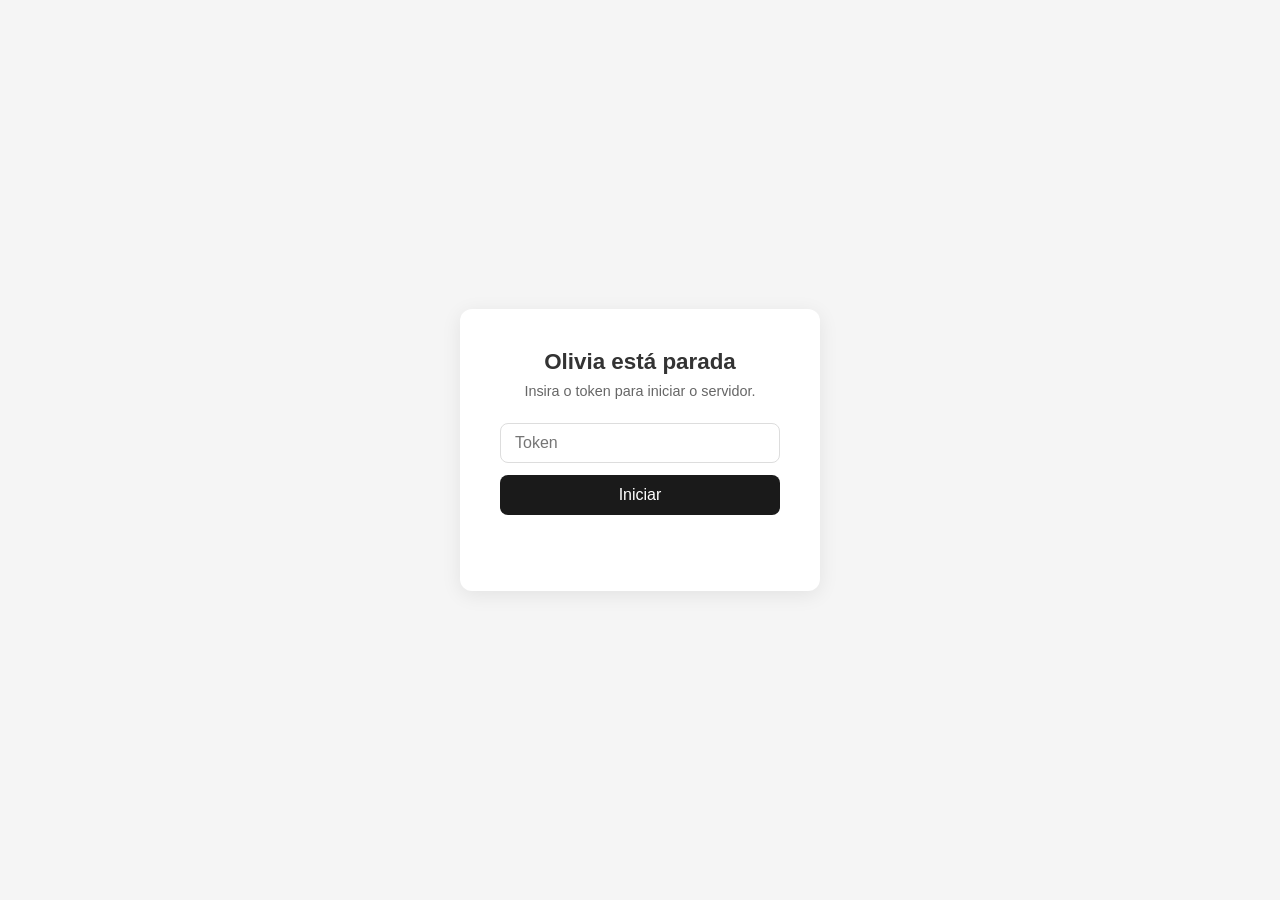
<file: infra/fallback/index.html>
<!DOCTYPE html>
<html lang="pt-BR">
<head>
  <meta charset="UTF-8">
  <meta name="viewport" content="width=device-width, initial-scale=1.0">
  <!-- Marcador de identidade desta página: o poll() o usa para saber quando a
       resposta deixou de ser a página de fallback e passou a ser o app real (#40). -->
  <meta name="olivia-fallback-page" content="starting">
  <title>Olivia — Iniciando</title>
  <style>
    * { box-sizing: border-box; margin: 0; padding: 0; }
    body {
      font-family: -apple-system, BlinkMacSystemFont, "Segoe UI", sans-serif;
      background: #f5f5f5;
      display: flex;
      align-items: center;
      justify-content: center;
      min-height: 100vh;
      color: #333;
    }
    .card {
      background: white;
      border-radius: 12px;
      padding: 40px;
      width: 100%;
      max-width: 360px;
      box-shadow: 0 4px 20px rgba(0,0,0,0.08);
      text-align: center;
    }
    h1 { font-size: 1.4rem; font-weight: 600; margin-bottom: 8px; }
    p { color: #666; font-size: 0.9rem; margin-bottom: 24px; }
    input {
      width: 100%;
      padding: 10px 14px;
      border: 1px solid #ddd;
      border-radius: 8px;
      font-size: 1rem;
      margin-bottom: 12px;
      outline: none;
      transition: border-color 0.2s;
    }
    input:focus { border-color: #555; }
    button {
      width: 100%;
      padding: 11px;
      background: #1a1a1a;
      color: white;
      border: none;
      border-radius: 8px;
      font-size: 1rem;
      cursor: pointer;
      transition: background 0.2s;
    }
    button:hover { background: #333; }
    button:disabled { background: #999; cursor: not-allowed; }
    .msg { margin-top: 16px; font-size: 0.85rem; min-height: 20px; }
    .msg.error { color: #c0392b; }
    .msg.info { color: #555; }
    .spinner {
      display: inline-block;
      width: 14px; height: 14px;
      border: 2px solid #ccc;
      border-top-color: #555;
      border-radius: 50%;
      animation: spin 0.8s linear infinite;
      margin-right: 6px;
      vertical-align: middle;
    }
    @keyframes spin { to { transform: rotate(360deg); } }
  </style>
</head>
<body>
  <div class="card">
    <h1>Olivia está parada</h1>
    <p>Insira o token para iniciar o servidor.</p>
    <input type="password" id="token" placeholder="Token" autocomplete="off">
    <button id="btn" onclick="iniciar()">Iniciar</button>
    <div class="msg" id="msg"></div>
  </div>

  <script>
    const LAMBDA_URL = 'https://kebjn6uy6l.execute-api.us-east-1.amazonaws.com/';
    // Marca presente no <meta> desta página (e ausente no app real). O poll()
    // redireciona quando a resposta NÃO contém mais esta marca. Ver #40.
    const FALLBACK_MARKER = 'olivia-fallback-page';

    async function iniciar() {
      const token = document.getElementById('token').value.trim();
      const btn = document.getElementById('btn');
      const msg = document.getElementById('msg');

      if (!token) { setMsg('Insira o token.', 'error'); return; }

      btn.disabled = true;
      setMsg('Enviando...', 'info');

      try {
        const res = await fetch(LAMBDA_URL, {
          method: 'POST',
          headers: { 'Content-Type': 'application/json' },
          body: JSON.stringify({ action: 'start', token })
        });

        if (res.status === 401) {
          setMsg('Token inválido.', 'error');
          btn.disabled = false;
          return;
        }

        if (!res.ok) {
          setMsg('Erro ao iniciar. Tente novamente.', 'error');
          btn.disabled = false;
          return;
        }

        setMsg('<span class="spinner"></span>Iniciando… aguarde.', 'info');
        poll();
      } catch (e) {
        setMsg('Erro de conexão.', 'error');
        btn.disabled = false;
      }
    }

    async function poll() {
      const base = `https://${window.location.hostname}`;
      while (true) {
        await sleep(5000);
        try {
          // Enquanto a EC2 sobe, o CloudFront devolve ESTA página de fallback
          // (custom error 502/504). Detectamos "app pronto" pela AUSÊNCIA do
          // marcador no corpo — não pelo status code: o CloudFront rotula a
          // página de fallback como 200 (ou 503, após #40), então o status
          // sozinho não distingue "subindo" de "pronto". Ver #40 e ADR-0002.
          const r = await fetch(base, { method: 'GET', cache: 'no-cache' });
          const html = await r.text();
          if (!html.includes(FALLBACK_MARKER)) {
            window.location.href = base;
            return;
          }
        } catch (_) {}
      }
    }

    function sleep(ms) { return new Promise(r => setTimeout(r, ms)); }
    function setMsg(html, cls) {
      const el = document.getElementById('msg');
      el.innerHTML = html;
      el.className = `msg ${cls}`;
    }

    document.getElementById('token').addEventListener('keydown', e => {
      if (e.key === 'Enter') iniciar();
    });
  </script>
</body>
</html>
</file>
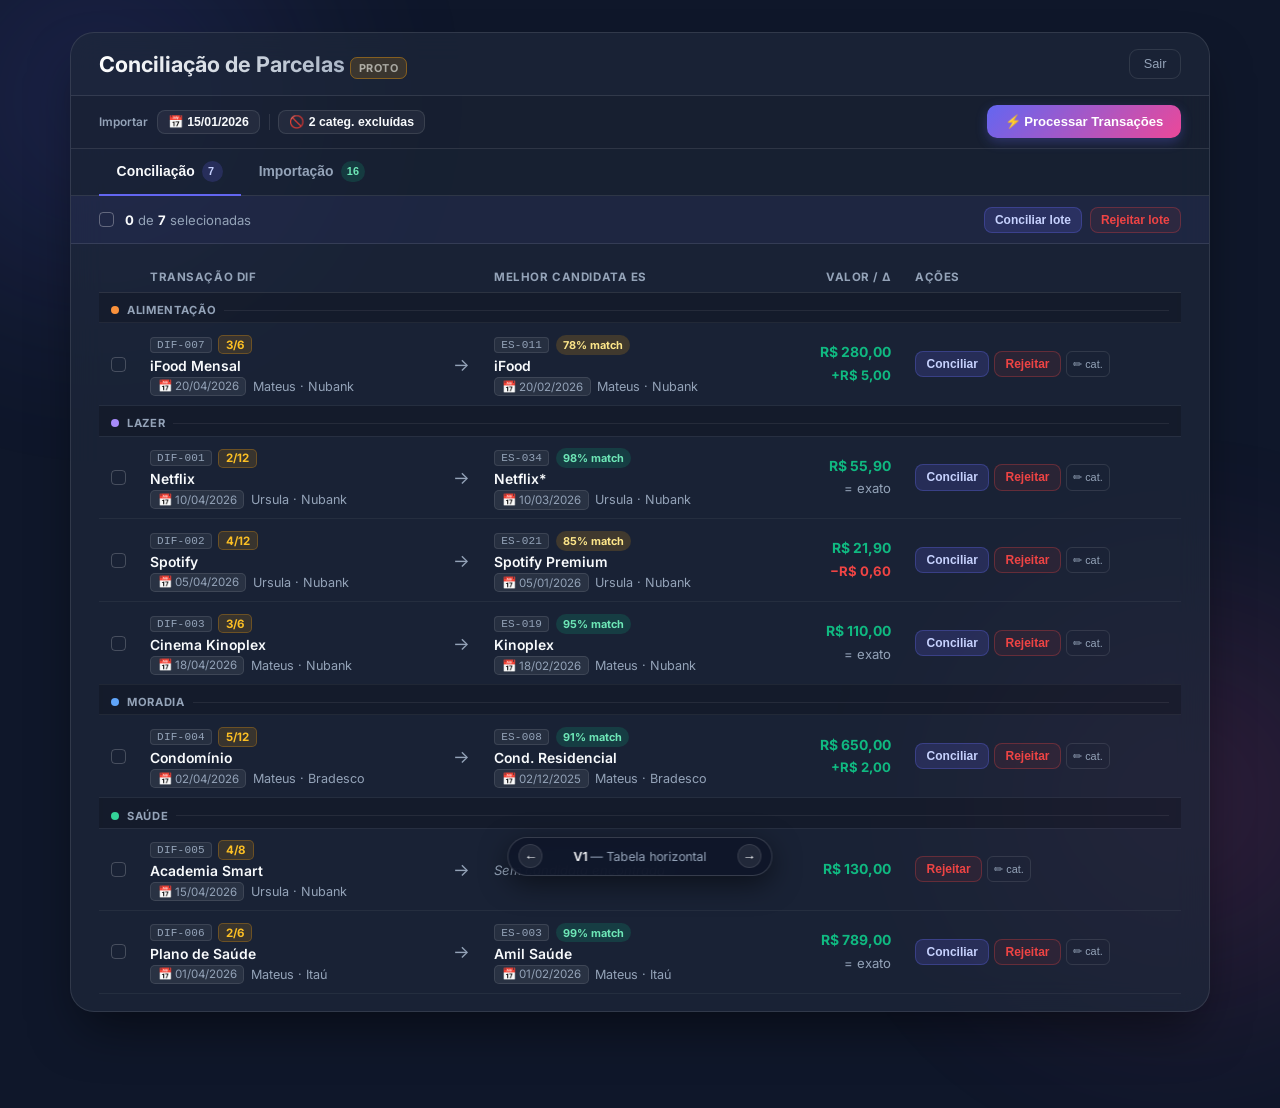
<file: frontend/prototype-tabs.html>
<!DOCTYPE html>
<!-- PROTOTYPE: abas full-screen — conciliação (DIF↔candidata) + importação -->
<!-- 3 variantes via ?variant= — THROWAWAY, não subir para produção -->
<html lang="pt-BR">
<head>
  <meta charset="UTF-8">
  <meta name="viewport" content="width=device-width, initial-scale=1.0">
  <title>[PROTO] Abas full-screen</title>
  <link href="https://fonts.googleapis.com/css2?family=Inter:wght@400;500;600;700&display=swap" rel="stylesheet">
  <style>
    :root {
      --primary: #6366f1;
      --secondary: #ec4899;
      --bg-dark: #0f172a;
      --text-main: #f8fafc;
      --text-muted: #94a3b8;
      --glass-bg: rgba(30,41,59,.7);
      --glass-border: rgba(255,255,255,.1);
      --success: #10b981;
      --danger: #ef4444;
      --warning: #f59e0b;
    }
    *, *::before, *::after { box-sizing: border-box; }
    body {
      font-family: 'Inter', sans-serif;
      background: var(--bg-dark); color: var(--text-main);
      margin: 0; min-height: 100vh;
      display: flex; justify-content: center; align-items: flex-start;
      padding: 0 1rem 6rem;
    }
    .blob {
      position: fixed; width: 600px; height: 600px; z-index: -1;
      filter: blur(80px); opacity: .18;
      background: radial-gradient(circle, var(--primary) 0%, transparent 70%);
      top: -200px; left: -200px;
    }
    .blob2 {
      top: auto; bottom: -200px; left: auto; right: -200px;
      background: radial-gradient(circle, var(--secondary) 0%, transparent 70%);
    }
    .app {
      width: 100%; max-width: 1140px; margin-top: 2rem;
      background: var(--glass-bg); backdrop-filter: blur(16px);
      border: 1px solid var(--glass-border); border-radius: 24px;
      overflow: visible; box-shadow: 0 25px 50px -12px rgba(0,0,0,.5);
    }

    /* ── Header ── */
    .app-header {
      padding: 1rem 1.75rem; border-bottom: 1px solid var(--glass-border);
      display: flex; justify-content: space-between; align-items: center;
    }
    .app-header h1 {
      margin: 0; font-size: 1.35rem;
      background: linear-gradient(to right,#fff,#94a3b8);
      -webkit-background-clip: text; background-clip: text; -webkit-text-fill-color: transparent;
    }
    .proto-badge {
      background: rgba(245,158,11,.15); border: 1px solid rgba(245,158,11,.4);
      color: #fbbf24; border-radius: 7px; padding: .18rem .5rem;
      font-size: .68rem; font-weight: 700; letter-spacing: .04em;
    }
    .btn-logout {
      background: transparent; color: var(--text-muted);
      border: 1px solid var(--glass-border); border-radius: 9px;
      padding: .4rem .85rem; font-size: .8rem; cursor: pointer; transition: all .14s;
    }
    .btn-logout:hover { color: var(--text-main); border-color: rgba(255,255,255,.3); }

    /* ── Import bar (V3 style) ── */
    .import-bar {
      display: flex; align-items: center; gap: .55rem; flex-wrap: wrap;
      padding: .6rem 1.75rem; border-bottom: 1px solid var(--glass-border);
      background: rgba(0,0,0,.1); position: relative;
    }
    .import-bar-label { font-size: .74rem; color: var(--text-muted); font-weight: 600; }
    .setting-chip {
      display: inline-flex; align-items: center; gap: .28rem;
      background: rgba(255,255,255,.05); border: 1px solid var(--glass-border);
      border-radius: 8px; padding: .24rem .62rem;
      font-size: .77rem; font-weight: 600; cursor: pointer; color: var(--text-main); transition: all .13s;
    }
    .setting-chip:hover { border-color: var(--primary); color: #c7d2fe; }
    .bar-sep { width: 1px; height: 16px; background: var(--glass-border); }
    .bar-spacer { flex: 1; }
    .btn-process {
      display: flex; align-items: center; gap: .42rem;
      background: linear-gradient(135deg,var(--primary),var(--secondary));
      color: #fff; border: none; border-radius: 10px;
      padding: .55rem 1.1rem; font-weight: 700; font-size: .82rem;
      cursor: pointer; transition: all .17s; box-shadow: 0 4px 12px rgba(99,102,241,.3);
    }
    .btn-process:hover { transform: translateY(-1px); box-shadow: 0 6px 18px rgba(99,102,241,.4); }
    .btn-process:disabled { opacity: .5; cursor: not-allowed; transform: none; }
    .import-popover {
      position: absolute; top: calc(100% + 4px); left: 1.75rem;
      width: 330px; background: #1a2537; border: 1px solid var(--glass-border);
      border-radius: 13px; padding: 1rem 1rem .85rem;
      box-shadow: 0 8px 28px rgba(0,0,0,.45); z-index: 300; display: none;
    }
    .import-popover.open { display: block; }
    .pop-title { font-size: .73rem; font-weight: 700; text-transform: uppercase;
      letter-spacing: .06em; color: var(--text-muted); margin-bottom: .8rem; }
    .pop-field { margin-bottom: .8rem; }
    .pop-field label { display: block; font-size: .77rem; color: var(--text-muted); margin-bottom: .32rem; }
    .pop-date {
      background: rgba(0,0,0,.3); border: 1px solid var(--glass-border);
      border-radius: 8px; color: var(--text-main); font-size: .84rem;
      padding: .4rem .65rem; outline: none; width: 170px;
    }
    .pop-date:focus { border-color: var(--primary); }
    .pop-checks { display: flex; flex-direction: column; gap: .42rem; }
    .pop-check { display: flex; align-items: center; gap: .48rem; font-size: .82rem; cursor: pointer; }
    .pop-check input { accent-color: var(--primary); }
    .pop-actions {
      display: flex; justify-content: flex-end; gap: .45rem;
      margin-top: .8rem; padding-top: .7rem; border-top: 1px solid var(--glass-border);
    }

    /* ── Processing bar ── */
    .proc-bar {
      display: none; align-items: center; gap: .65rem;
      padding: .5rem 1.75rem; background: rgba(99,102,241,.07);
      border-bottom: 1px solid rgba(99,102,241,.18);
    }
    .proc-bar.on { display: flex; }
    .spinner {
      width: 14px; height: 14px; border-radius: 50%;
      border: 2px solid rgba(99,102,241,.2); border-top-color: var(--primary);
      animation: spin .7s linear infinite; flex-shrink: 0;
    }
    @keyframes spin { to { transform: rotate(360deg); } }
    .proc-label { font-size: .79rem; color: #a5b4fc; font-weight: 600; }
    .proc-step  { font-size: .76rem; color: var(--text-muted); }
    .proc-cancel { margin-left: auto; font-size: .73rem; cursor: pointer; color: var(--text-muted); }
    .proc-cancel:hover { color: var(--danger); }

    /* ── Tabs ── */
    .tabs-nav {
      display: flex; gap: 0; border-bottom: 1px solid var(--glass-border);
      background: rgba(0,0,0,.08); padding: 0 1.75rem;
    }
    .tab-btn {
      display: flex; align-items: center; gap: .45rem;
      padding: .75rem 1.1rem; border: none; background: none;
      color: var(--text-muted); font-size: .87rem; font-weight: 600;
      cursor: pointer; border-bottom: 2px solid transparent;
      margin-bottom: -1px; transition: all .15s; white-space: nowrap;
    }
    .tab-btn:hover { color: var(--text-main); }
    .tab-btn.active { color: var(--text-main); border-bottom-color: var(--primary); }
    .tab-count {
      display: inline-flex; align-items: center; min-width: 1.35rem; height: 1.35rem;
      padding: 0 .38rem; border-radius: 999px; font-size: .68rem; font-weight: 700;
    }
    .cnt-conc { background: rgba(99,102,241,.2);  color: #c7d2fe; }
    .cnt-imp  { background: rgba(16,185,129,.18); color: #6ee7b7; }

    .tab-panel { display: none; }
    .tab-panel.active { display: block; }

    /* ── Shared util ── */
    .muted  { color: var(--text-muted); font-size: .79rem; }
    .val    { font-weight: 700; color: var(--success); }
    .val-sm { font-weight: 700; color: var(--success); font-size: .87rem; }
    .btn {
      padding: .32rem .65rem; border: none; border-radius: 8px;
      font-size: .75rem; font-weight: 600; cursor: pointer; transition: all .12s;
    }
    .btn-accept { background: var(--success); color: #fff; }
    .btn-accept:hover { background: #059669; }
    .btn-concil {
      background: rgba(99,102,241,.18); color: #c7d2fe;
      border: 1px solid rgba(99,102,241,.3) !important;
    }
    .btn-concil:hover { background: rgba(99,102,241,.3); }
    .btn-reject {
      background: rgba(239,68,68,.08); color: var(--danger);
      border: 1px solid rgba(239,68,68,.3) !important;
    }
    .btn-reject:hover { background: rgba(239,68,68,.18); }
    .btn-ghost {
      background: transparent; color: var(--text-muted);
      border: 1px solid var(--glass-border) !important;
    }
    .btn-ghost:hover { color: var(--text-main); }
    .btn-copy-sel { background: #f59e0b; color: #0f172a; border: none !important; font-weight: 700; }
    .btn-copy-sel:hover { background: #d97706; }

    /* checkbox */
    .chk {
      width: 15px; height: 15px; border-radius: 4px; border: 1.5px solid rgba(255,255,255,.2);
      flex-shrink: 0; cursor: pointer; display: flex; align-items: center; justify-content: center;
      font-size: .6rem; color: #0f172a; transition: all .1s;
    }
    .chk.on { background: var(--primary); border-color: var(--primary); }
    .chk.on::after { content: '✓'; }
    .chk.warn.on { background: var(--warning); border-color: var(--warning); }

    /* date badge */
    .date-badge {
      display: inline-flex; align-items: center;
      background: rgba(255,255,255,.07); border: 1px solid var(--glass-border);
      border-radius: 5px; padding: .1rem .42rem; font-size: .72rem; color: var(--text-muted);
    }

    /* parc badge */
    .parc-badge {
      display: inline-flex; align-items: center; padding: .1rem .42rem;
      border-radius: 5px; font-size: .72rem; font-weight: 700;
    }
    .parc-partial { background: rgba(245,158,11,.14); color: #fbbf24; border: 1px solid rgba(245,158,11,.28); }
    .parc-full    { background: rgba(16,185,129,.12); color: #6ee7b7; border: 1px solid rgba(16,185,129,.24); }
    .parc-nonr    { background: rgba(148,163,184,.1);  color: var(--text-muted); border: 1px solid var(--glass-border); }

    /* ── Batch action bar (conciliation) ── */
    .batch-bar {
      display: flex; align-items: center; gap: .7rem;
      padding: .65rem 1.75rem; border-bottom: 1px solid var(--glass-border);
      background: rgba(99,102,241,.06);
    }
    .batch-bar .chk { border-color: rgba(255,255,255,.3); }
    .batch-label { font-size: .82rem; color: var(--text-muted); }
    .batch-label strong { color: var(--text-main); }
    .batch-actions { display: flex; gap: .45rem; margin-left: auto; }

    /* ── TAB CONTENT wrapper ── */
    .tab-body { padding: 1.1rem 1.75rem; }

    /* ━━━━━━━━━━━━━━━━━━━━━━━━━━━━━━━━━━━━━━━━
       VARIANT V1 — Tabela horizontal
    ━━━━━━━━━━━━━━━━━━━━━━━━━━━━━━━━━━━━━━━━ */
    .tbl { width: 100%; border-collapse: collapse; }
    .tbl-head th {
      padding: .5rem .75rem; text-align: left;
      font-size: .72rem; font-weight: 700; text-transform: uppercase;
      letter-spacing: .05em; color: var(--text-muted);
      border-bottom: 1px solid var(--glass-border);
      white-space: nowrap;
    }
    .tbl-head th:first-child { width: 32px; }
    .tbl tr { transition: background .1s; }
    .tbl tbody tr:hover { background: rgba(255,255,255,.03); }
    .tbl tbody tr.row-selected { background: rgba(99,102,241,.07); }
    .tbl td {
      padding: .55rem .75rem; border-bottom: 1px solid rgba(255,255,255,.05);
      vertical-align: middle;
    }
    .tbl .tx-name { font-weight: 600; font-size: .87rem; }
    .tbl .tx-meta { display: flex; gap: .4rem; align-items: center; flex-wrap: wrap; margin-top: .18rem; }
    .arrow-col { text-align: center; color: var(--text-muted); font-size: 1.1rem; width: 28px; }
    .delta-pos { color: var(--success); font-weight: 700; font-size: .82rem; }
    .delta-neg { color: var(--danger);  font-weight: 700; font-size: .82rem; }
    .delta-zero{ color: var(--text-muted); font-size: .82rem; }
    .tbl-actions { display: flex; gap: .3rem; white-space: nowrap; }
    .no-cand { color: var(--text-muted); font-size: .82rem; font-style: italic; }

    /* ━━━━━━━━━━━━━━━━━━━━━━━━━━━━━━━━━━━━━━━━
       VARIANT V2 — Cards emparelhados
    ━━━━━━━━━━━━━━━━━━━━━━━━━━━━━━━━━━━━━━━━ */
    .pair-list { display: flex; flex-direction: column; gap: .65rem; }
    .pair-row { display: flex; align-items: stretch; gap: 0; }
    .pair-chk-col { display: flex; align-items: center; padding-right: .7rem; flex-shrink: 0; }
    .pair-cards { flex: 1; display: grid; grid-template-columns: 1fr auto 1fr; gap: 0; align-items: stretch; }
    .pair-card-dif {
      background: rgba(255,255,255,.03); border: 1px solid rgba(245,158,11,.3);
      border-radius: 11px 0 0 11px; padding: .75rem 1rem;
    }
    .pair-card-dif:hover { background: rgba(245,158,11,.04); }
    .pair-connector {
      display: flex; flex-direction: column; align-items: center; justify-content: center;
      background: rgba(255,255,255,.02); border-top: 1px solid var(--glass-border);
      border-bottom: 1px solid var(--glass-border);
      padding: 0 .6rem; gap: .2rem;
    }
    .match-arrow { color: var(--text-muted); font-size: .9rem; }
    .match-pct {
      font-size: .68rem; font-weight: 700; padding: .18rem .45rem;
      border-radius: 999px; white-space: nowrap;
    }
    .match-high { background: rgba(16,185,129,.18); color: #6ee7b7; }
    .match-mid  { background: rgba(245,158,11,.18); color: #fde68a; }
    .match-low  { background: rgba(239,68,68,.15);  color: #fca5a5; }
    .pair-card-es {
      background: rgba(255,255,255,.03); border: 1px solid rgba(16,185,129,.25);
      border-radius: 0 11px 11px 0; padding: .75rem 1rem;
    }
    .pair-card-es.no-cand-card {
      border-color: var(--glass-border); display: flex; align-items: center; justify-content: center;
    }
    .pair-card-label { font-size: .68rem; font-weight: 700; text-transform: uppercase;
      letter-spacing: .05em; margin-bottom: .35rem; }
    .label-dif { color: #fbbf24; }
    .label-es  { color: #6ee7b7; }
    .pair-name { font-weight: 600; font-size: .9rem; margin-bottom: .3rem; }
    .pair-meta { display: flex; gap: .4rem; flex-wrap: wrap; align-items: center; margin-bottom: .45rem; }
    .pair-bottom { display: flex; justify-content: space-between; align-items: center; }
    .pair-actions { display: flex; gap: .35rem; }

    /* ━━━━━━━━━━━━━━━━━━━━━━━━━━━━━━━━━━━━━━━━
       VARIANT V3 — Lista com candidata inline
    ━━━━━━━━━━━━━━━━━━━━━━━━━━━━━━━━━━━━━━━━ */
    .inline-list { display: flex; flex-direction: column; gap: .5rem; }
    .inline-item {
      border: 1px solid var(--glass-border); border-radius: 12px;
      overflow: hidden; transition: border-color .12s;
    }
    .inline-item.row-selected { border-color: rgba(99,102,241,.5); }
    .inline-dif {
      display: flex; align-items: center; gap: .6rem;
      padding: .7rem 1rem; background: rgba(255,255,255,.02);
    }
    .inline-info { flex: 1; min-width: 0; }
    .inline-name { font-weight: 600; font-size: .9rem; margin-bottom: .22rem; }
    .inline-meta { display: flex; gap: .42rem; align-items: center; flex-wrap: wrap; }
    .inline-right { display: flex; flex-direction: column; align-items: flex-end; gap: .25rem; flex-shrink: 0; }
    .inline-val { font-weight: 700; color: var(--success); font-size: .9rem; }
    .inline-btns { display: flex; gap: .28rem; }
    .inline-cand {
      display: flex; align-items: center; gap: .6rem;
      padding: .55rem 1rem .6rem 2.5rem;
      background: rgba(16,185,129,.04);
      border-top: 1px solid rgba(16,185,129,.15);
    }
    .cand-tag {
      font-size: .68rem; font-weight: 700; text-transform: uppercase;
      letter-spacing: .05em; color: #6ee7b7; flex-shrink: 0; white-space: nowrap;
    }
    .cand-info { flex: 1; min-width: 0; }
    .cand-name { font-size: .84rem; font-weight: 600; margin-bottom: .18rem; }
    .cand-meta { display: flex; gap: .4rem; flex-wrap: wrap; align-items: center; }
    .cand-right { display: flex; flex-direction: column; align-items: flex-end; gap: .22rem; flex-shrink: 0; }
    .cand-val { font-weight: 700; color: var(--success); font-size: .85rem; }
    .inline-no-cand {
      padding: .45rem 1rem .5rem 2.5rem;
      border-top: 1px solid rgba(255,255,255,.05);
      font-size: .8rem; color: var(--text-muted); font-style: italic;
      background: rgba(0,0,0,.1);
    }

    /* ━━━━━━━━━━━━━━━━━━━━━━━━━━━━━━━━━━━━━━━━
       Tab Importação (shared across variants)
    ━━━━━━━━━━━━━━━━━━━━━━━━━━━━━━━━━━━━━━━━ */
    .imp-sub-hdr {
      display: flex; align-items: center; gap: .45rem;
      padding: .55rem 0 .3rem; font-size: .68rem; font-weight: 700;
      text-transform: uppercase; letter-spacing: .06em; color: var(--text-muted);
      border-bottom: 1px solid var(--glass-border); margin-bottom: .5rem;
    }
    .imp-sub-hdr-line { flex: 1; height: 1px; background: rgba(255,255,255,.06); }
    .pill {
      display: inline-flex; align-items: center; padding: 0 .38rem; height: 1.3rem;
      border-radius: 999px; font-size: .67rem; font-weight: 700;
    }
    .pill-copy  { background: rgba(16,185,129,.18); color: #6ee7b7; }
    .pill-nonr  { background: rgba(245,158,11,.18); color: #fde68a; }
    .pill-gray  { background: rgba(148,163,184,.12); color: var(--text-muted); }
    .imp-list { display: flex; flex-direction: column; gap: .35rem; margin-bottom: 1.25rem; }
    .imp-card {
      background: rgba(255,255,255,.03); border: 1px solid var(--glass-border);
      border-radius: 11px; overflow: hidden; transition: border-color .1s;
    }
    .imp-card.selected { border-color: rgba(245,158,11,.5); background: rgba(245,158,11,.04); }
    .imp-main { display: flex; align-items: center; gap: .5rem; padding: .62rem .9rem; }
    .imp-info { flex: 1; min-width: 0; }
    .imp-name { font-weight: 600; font-size: .88rem; margin-bottom: .18rem;
      white-space: nowrap; overflow: hidden; text-overflow: ellipsis; }
    .imp-meta { display: flex; gap: .4rem; align-items: center; flex-wrap: wrap; }
    .imp-right { display: flex; flex-direction: column; align-items: flex-end; gap: .22rem; flex-shrink: 0; }
    .imp-val { font-weight: 700; color: var(--success); font-size: .87rem; }
    .imp-btns { display: flex; gap: .27rem; }
    .imp-expand { max-height: 0; overflow: hidden; transition: max-height .18s ease; }
    .imp-expand.open { max-height: 60px; border-top: 1px solid var(--glass-border); }
    .imp-expand-inner {
      padding: .45rem .9rem; display: flex; align-items: center; gap: .42rem;
      background: rgba(99,102,241,.04);
    }
    .cat-inp {
      flex: 1; background: rgba(0,0,0,.25); border: 1px solid var(--glass-border);
      border-radius: 7px; color: var(--text-main); font-size: .8rem;
      padding: .27rem .5rem; outline: none; min-width: 0;
    }
    .cat-inp:focus { border-color: var(--primary); }
    .save-cat-btn {
      background: rgba(99,102,241,.15); color: #a5b4fc;
      border: 1px solid rgba(99,102,241,.28) !important; white-space: nowrap;
    }
    .save-cat-btn:hover { background: rgba(99,102,241,.28); }
    .edit-btn {
      background: none; border: 1px solid var(--glass-border); border-radius: 6px;
      color: var(--text-muted); font-size: .68rem; padding: .12rem .4rem;
      cursor: pointer; transition: all .1s;
    }
    .edit-btn:hover, .edit-btn.open { color: var(--primary); border-color: var(--primary); }

    /* transaction ID badge */
    .tx-id {
      font-family: monospace; font-size: .69rem; color: var(--text-muted);
      background: rgba(255,255,255,.06); border: 1px solid rgba(255,255,255,.1);
      border-radius: 4px; padding: .07rem .38rem; letter-spacing: .02em; flex-shrink: 0;
    }
    /* table category group header */
    .tbl-cat-hdr td {
      padding: .65rem .75rem .32rem; background: rgba(0,0,0,.2);
      border-bottom: 1px solid rgba(255,255,255,.06);
    }
    .cat-hdr-content {
      display: flex; align-items: center; gap: .5rem;
      font-size: .7rem; font-weight: 700; text-transform: uppercase;
      letter-spacing: .06em; color: var(--text-muted);
    }
    .cat-hdr-dot { width: 8px; height: 8px; border-radius: 50%; flex-shrink: 0; }
    .cat-hdr-line { flex: 1; height: 1px; background: rgba(255,255,255,.07); }
    /* inline category edit row (in table) */
    .cat-edit-row { display: none; }
    .cat-edit-row.open { display: table-row; }
    .cat-edit-row td {
      padding: .4rem .75rem .46rem;
      background: rgba(99,102,241,.05);
      border-bottom: 1px solid rgba(99,102,241,.14);
    }
    .cat-edit-inner { display: flex; align-items: center; gap: .42rem; max-width: 400px; }
    /* sel-all row */
    .sel-all-row {
      display: flex; align-items: center; gap: .5rem;
      padding-bottom: .65rem; margin-bottom: .75rem;
      border-bottom: 1px solid var(--glass-border);
    }
    .sel-all-row .chk { border-color: rgba(255,255,255,.25); }
    .sel-label { font-size: .81rem; color: var(--text-muted); }
    .sel-label strong { color: var(--text-main); }
    .action-bar {
      display: flex; align-items: center; gap: .6rem;
      padding: .6rem 1.75rem; border-top: 1px solid var(--glass-border);
      background: rgba(245,158,11,.06); flex-shrink: 0;
    }
    .action-bar.off { display: none; }
    .action-label { flex: 1; font-size: .8rem; color: #fbbf24; font-weight: 600; }

    /* ── Switcher ── */
    #proto-sw {
      position: fixed; bottom: 1.5rem; left: 50%; transform: translateX(-50%);
      background: rgba(15,23,42,.95); border: 1px solid rgba(255,255,255,.16);
      border-radius: 999px; padding: .42rem .65rem;
      display: flex; align-items: center; gap: .45rem;
      box-shadow: 0 8px 28px rgba(0,0,0,.5); backdrop-filter: blur(12px);
      z-index: 9999; user-select: none; font-size: .78rem;
    }
    #proto-sw button {
      background: rgba(255,255,255,.08); border: 1px solid rgba(255,255,255,.1);
      color: var(--text-main); border-radius: 50%; width: 24px; height: 24px;
      cursor: pointer; display: flex; align-items: center; justify-content: center; transition: background .1s;
    }
    #proto-sw button:hover { background: rgba(255,255,255,.18); }
    #sw-label { min-width: 180px; text-align: center; font-weight: 600; }
    #sw-label span { color: var(--text-muted); font-weight: 400; }

    @media (max-width: 760px) {
      .pair-cards { grid-template-columns: 1fr; }
      .pair-connector { display: none; }
      .pair-card-dif { border-radius: 11px 11px 0 0; }
      .pair-card-es  { border-radius: 0 0 11px 11px; }
    }
  </style>
</head>
<body>
<div class="blob"></div><div class="blob blob2"></div>

<div class="app">

  <!-- Header -->
  <div class="app-header">
    <h1>Conciliação de Parcelas <span class="proto-badge">PROTO</span></h1>
    <button class="btn-logout">Sair</button>
  </div>

  <!-- Import bar -->
  <div class="import-bar">
    <span class="import-bar-label">Importar</span>
    <button class="setting-chip" onclick="togglePop()">📅 <span id="chip-date">15/01/2026</span></button>
    <div class="bar-sep"></div>
    <button class="setting-chip" onclick="togglePop()">🚫 <span id="chip-excl">2 categ. excluídas</span></button>
    <div class="bar-spacer"></div>
    <button class="btn-process" id="btn-proc" onclick="startProc()">⚡ Processar Transações</button>
    <div class="import-popover" id="import-pop">
      <div class="pop-title">Configurações de importação</div>
      <div class="pop-field">
        <label>Data inicial da busca</label>
        <input type="date" class="pop-date" id="pop-date" value="2026-01-15" oninput="updateChips()">
      </div>
      <div class="pop-field">
        <label>Categorias a excluir</label>
        <div class="pop-checks">
          <label class="pop-check"><input type="checkbox" id="exc-t" checked onchange="updateChips()"> Same person transfer</label>
          <label class="pop-check"><input type="checkbox" id="exc-c" checked onchange="updateChips()"> Credit card payment</label>
        </div>
      </div>
      <div class="pop-actions">
        <button class="btn btn-ghost" onclick="closePop()">Cancelar</button>
        <button class="btn btn-accept" onclick="closePop();toast('Configurações salvas')">Salvar</button>
      </div>
    </div>
  </div>

  <!-- Processing bar -->
  <div class="proc-bar" id="proc-bar">
    <div class="spinner"></div>
    <span class="proc-label">Processando transações…</span>
    <span class="proc-step" id="proc-step">Buscando no Pluggy</span>
    <span class="proc-cancel" onclick="stopProc()">✕ cancelar</span>
  </div>

  <!-- Tabs nav -->
  <div class="tabs-nav">
    <button class="tab-btn active" id="tab-btn-conc" onclick="switchTab('conc')">
      Conciliação
      <span class="tab-count cnt-conc" id="cnt-conc">7</span>
    </button>
    <button class="tab-btn" id="tab-btn-imp" onclick="switchTab('imp')">
      Importação
      <span class="tab-count cnt-imp" id="cnt-imp">16</span>
    </button>
  </div>

  <!-- Batch bar (conciliation) -->
  <div class="batch-bar" id="batch-bar">
    <div class="chk" id="batch-chk-all" onclick="toggleConcilAll()"></div>
    <span class="batch-label" id="batch-label">
      <strong id="conc-sel-count">0</strong> de <strong id="conc-total">7</strong> selecionadas
    </span>
    <div class="batch-actions" id="batch-actions">
      <button class="btn btn-concil" id="btn-concil-lote" disabled onclick="concilLote()">Conciliar lote</button>
      <button class="btn btn-reject" id="btn-reject-lote" disabled onclick="rejectLote()">Rejeitar lote</button>
    </div>
  </div>

  <!-- Tab: Conciliação -->
  <div class="tab-panel active" id="tab-conc">
    <div class="tab-body" id="conc-body"><!-- rendered --></div>
  </div>

  <!-- Tab: Importação -->
  <div class="tab-panel" id="tab-imp">
    <div class="tab-body" id="imp-body"><!-- rendered --></div>
  </div>

  <!-- Action bar (importação) -->
  <div class="action-bar off" id="imp-action-bar">
    <span class="action-label" id="imp-sel-lbl">0 selecionadas</span>
    <button class="btn btn-copy-sel" id="imp-copy-btn" onclick="copySelImp()">Copiar 0</button>
    <button class="btn btn-ghost" onclick="impSel.clear();renderImp()">Limpar</button>
  </div>

</div>

<!-- Switcher -->
<div id="proto-sw">
  <button id="sw-prev">&#8592;</button>
  <div id="sw-label"></div>
  <button id="sw-next">&#8594;</button>
</div>

<script>
// ====================================================================
// Mock data
// ====================================================================
const CAT_COLOR = { Alimentação:'#fb923c', Lazer:'#a78bfa', Moradia:'#60a5fa', Saúde:'#34d399', Transporte:'#f472b6', Outros:'#94a3b8' };
const cc  = c => CAT_COLOR[c] || '#94a3b8';
const fmt = v => 'R$ ' + v.toFixed(2).replace('.',',');
const fmtDate = s => s; // already formatted strings

// Conciliation tab: DIF rows (parcela > 1) with best ES candidate
const CONCIL = [
  {id:1,  txId:'DIF-001', name:'Netflix',         cat:'Lazer',       valor:55.90,   dono:'Ursula', banco:'Nubank',   data:'10/04/2026', parc:'2/12',
    cand: {txId:'ES-034', name:'Netflix*',         cat:'Lazer',       valor:55.90,   dono:'Ursula', banco:'Nubank',   data:'10/03/2026', match:98}},
  {id:2,  txId:'DIF-002', name:'Spotify',         cat:'Lazer',       valor:21.90,   dono:'Ursula', banco:'Nubank',   data:'05/04/2026', parc:'4/12',
    cand: {txId:'ES-021', name:'Spotify Premium',  cat:'Lazer',       valor:22.50,   dono:'Ursula', banco:'Nubank',   data:'05/01/2026', match:85}},
  {id:3,  txId:'DIF-003', name:'Cinema Kinoplex', cat:'Lazer',       valor:110.00,  dono:'Mateus', banco:'Nubank',   data:'18/04/2026', parc:'3/6',
    cand: {txId:'ES-019', name:'Kinoplex',          cat:'Lazer',       valor:110.00,  dono:'Mateus', banco:'Nubank',   data:'18/02/2026', match:95}},
  {id:4,  txId:'DIF-004', name:'Condomínio',      cat:'Moradia',     valor:650.00,  dono:'Mateus', banco:'Bradesco', data:'02/04/2026', parc:'5/12',
    cand: {txId:'ES-008', name:'Cond. Residencial', cat:'Moradia',     valor:648.00,  dono:'Mateus', banco:'Bradesco', data:'02/12/2025', match:91}},
  {id:5,  txId:'DIF-005', name:'Academia Smart',  cat:'Saúde',       valor:130.00,  dono:'Ursula', banco:'Nubank',   data:'15/04/2026', parc:'4/8',
    cand: null},
  {id:6,  txId:'DIF-006', name:'Plano de Saúde',  cat:'Saúde',       valor:789.00,  dono:'Mateus', banco:'Itaú',     data:'01/04/2026', parc:'2/6',
    cand: {txId:'ES-003', name:'Amil Saúde',        cat:'Saúde',       valor:789.00,  dono:'Mateus', banco:'Itaú',     data:'01/02/2026', match:99}},
  {id:7,  txId:'DIF-007', name:'iFood Mensal',    cat:'Alimentação', valor:280.00,  dono:'Mateus', banco:'Nubank',   data:'20/04/2026', parc:'3/6',
    cand: {txId:'ES-011', name:'iFood',             cat:'Alimentação', valor:275.00,  dono:'Mateus', banco:'Nubank',   data:'20/02/2026', match:78}},
];

// Importação tab: rec copy (1/N) + non-rec
const REC_COPY = [
  {id:11, txId:'REC-001', name:'Aluguel',         cat:'Moradia',     valor:2400.00, dono:'Ursula', banco:'Bradesco', data:'01/04/2026', parc:'1/12'},
  {id:12, txId:'REC-002', name:'Aluguel',         cat:'Moradia',     valor:2400.00, dono:'Ursula', banco:'Bradesco', data:'01/05/2026', parc:'2/12'},
  {id:13, txId:'REC-003', name:'Aluguel',         cat:'Moradia',     valor:2400.00, dono:'Ursula', banco:'Bradesco', data:'01/06/2026', parc:'3/12'},
  {id:14, txId:'REC-004', name:'Supermercado',    cat:'Alimentação', valor:340.00,  dono:'Ursula', banco:'Nubank',   data:'08/04/2026', parc:'1/6'},
  {id:15, txId:'REC-005', name:'Supermercado',    cat:'Alimentação', valor:340.00,  dono:'Ursula', banco:'Nubank',   data:'08/05/2026', parc:'2/6'},
  {id:16, txId:'REC-006', name:'Seguro Auto',     cat:'Outros',      valor:189.90,  dono:'Mateus', banco:'Itaú',     data:'12/04/2026', parc:'1/3'},
  {id:17, txId:'REC-007', name:'Seguro Auto',     cat:'Outros',      valor:189.90,  dono:'Mateus', banco:'Itaú',     data:'12/05/2026', parc:'2/3'},
  {id:18, txId:'REC-008', name:'Seguro Auto',     cat:'Outros',      valor:189.90,  dono:'Mateus', banco:'Itaú',     data:'12/06/2026', parc:'3/3'},
];
const NON_REC = [
  {id:21, txId:'NRC-001', name:'Uber 12/05',          cat:'Transporte',  valor:45.90,  dono:'Ursula', banco:'Nubank',   data:'12/05/2026'},
  {id:22, txId:'NRC-002', name:'Posto Shell',          cat:'Transporte',  valor:200.00, dono:'Mateus', banco:'Itaú',     data:'14/05/2026'},
  {id:23, txId:'NRC-003', name:'Restaurante Sal',      cat:'Alimentação', valor:120.00, dono:'Mateus', banco:'Nubank',   data:'10/05/2026'},
  {id:24, txId:'NRC-004', name:'Supermercado avulso',  cat:'Alimentação', valor:92.30,  dono:'Ursula', banco:'Nubank',   data:'08/05/2026'},
  {id:25, txId:'NRC-005', name:'Farmácia Drogaraia',   cat:'Saúde',       valor:89.50,  dono:'Ursula', banco:'Bradesco', data:'11/05/2026'},
  {id:26, txId:'NRC-006', name:'Amazon - Livro',       cat:'Outros',      valor:67.00,  dono:'Ursula', banco:'Nubank',   data:'09/05/2026'},
  {id:27, txId:'NRC-007', name:'Cinema',               cat:'Lazer',       valor:55.00,  dono:'Mateus', banco:'Nubank',   data:'15/05/2026'},
  {id:28, txId:'NRC-008', name:'Farmácia Popular',     cat:'Saúde',       valor:34.80,  dono:'Ursula', banco:'Nubank',   data:'16/05/2026'},
];

// ====================================================================
// State
// ====================================================================
const concilSel = new Set();
const impSel    = new Set();

// ====================================================================
// Tab switching
// ====================================================================
let activeTab = 'conc';
function switchTab(t) {
  activeTab = t;
  document.getElementById('tab-btn-conc').classList.toggle('active', t==='conc');
  document.getElementById('tab-btn-imp').classList.toggle('active', t==='imp');
  document.getElementById('tab-conc').classList.toggle('active', t==='conc');
  document.getElementById('tab-imp').classList.toggle('active', t==='imp');
  document.getElementById('batch-bar').style.display = t==='conc' ? 'flex' : 'none';
  document.getElementById('imp-action-bar').classList.toggle('off', t!=='imp' || impSel.size===0);
}

// ====================================================================
// Conciliation state helpers
// ====================================================================
function toggleConcilItem(id) {
  if (concilSel.has(id)) concilSel.delete(id); else concilSel.add(id);
  updateBatchBar();
  // update row highlight
  const rows = document.querySelectorAll(`[data-cid="${id}"]`);
  rows.forEach(r => r.classList.toggle('row-selected', concilSel.has(id)));
  const chks = document.querySelectorAll(`[data-chk="${id}"]`);
  chks.forEach(c => c.classList.toggle('on', concilSel.has(id)));
}

function toggleConcilAll() {
  const allIds = CONCIL.map(r=>r.id);
  const allOn = allIds.every(id=>concilSel.has(id));
  if (allOn) allIds.forEach(id=>concilSel.delete(id));
  else       allIds.forEach(id=>concilSel.add(id));
  updateBatchBar();
  renderConc();
}

function updateBatchBar() {
  const n = concilSel.size;
  const total = CONCIL.length;
  document.getElementById('conc-sel-count').textContent = n;
  document.getElementById('conc-total').textContent = total;
  const allChk = document.getElementById('batch-chk-all');
  allChk.classList.toggle('on', n > 0 && n === total);
  // indeterminate style
  allChk.style.opacity = n > 0 && n < total ? '0.6' : '1';
  document.getElementById('btn-concil-lote').disabled = n === 0;
  document.getElementById('btn-reject-lote').disabled = n === 0;
}

function concilLote() {
  const n = concilSel.size;
  concilSel.clear();
  renderConc();
  toast(`${n} parcela${n!==1?'s':''} conciliada${n!==1?'s':''}`);
}
function rejectLote() {
  const n = concilSel.size;
  concilSel.clear();
  renderConc();
  toast(`${n} parcela${n!==1?'s':''} rejeitada${n!==1?'s':''}`);
}

// ====================================================================
// Importação state helpers
// ====================================================================
function toggleImpSel(id) {
  if (impSel.has(id)) impSel.delete(id); else impSel.add(id);
  const card = document.querySelector(`.imp-card[data-id="${id}"]`);
  if (card) {
    card.classList.toggle('selected', impSel.has(id));
    const chk = card.querySelector('.chk');
    if (chk) chk.classList.toggle('on', impSel.has(id));
  }
  updateImpActionBar();
}

function toggleImpAll() {
  const allIds = [...REC_COPY, ...NON_REC].map(r=>r.id);
  const allOn  = allIds.every(id=>impSel.has(id));
  if (allOn) allIds.forEach(id=>impSel.delete(id));
  else       allIds.forEach(id=>impSel.add(id));
  renderImp();
}

function updateImpActionBar() {
  const n = impSel.size;
  const bar = document.getElementById('imp-action-bar');
  bar.classList.toggle('off', n===0);
  document.getElementById('imp-sel-lbl').textContent = `${n} selecionada${n!==1?'s':''}`;
  document.getElementById('imp-copy-btn').textContent = `Copiar ${n}`;
}

function copySelImp() {
  const n = impSel.size;
  impSel.clear();
  renderImp();
  toast(`${n} transaç${n===1?'ão copiada':'ões copiadas'} para ES`);
}

function toggleImpEdit(id) {
  const exp = document.getElementById(`imp-exp-${id}`);
  const btn = document.getElementById(`imp-eb-${id}`);
  if (!exp) return;
  const open = exp.classList.toggle('open');
  if (btn) btn.classList.toggle('open', open);
}

function saveImpCat(id, arr) {
  const inp = document.getElementById(`imp-cat-${id}`);
  if (!inp) return;
  const item = arr.find(r=>r.id===id);
  if (item) { item.cat = inp.value; toggleImpEdit(id); toast(`"${item.name}" → ${item.cat}`); }
}

// ====================================================================
// Match badge
// ====================================================================
function matchBadge(pct) {
  if (!pct) return '';
  const cls = pct>=90?'match-high':pct>=75?'match-mid':'match-low';
  return `<span class="match-pct ${cls}">${pct}% match</span>`;
}

function deltaHtml(dif, es) {
  const d = dif - es;
  if (Math.abs(d) < 0.01) return `<span class="delta-zero">= exato</span>`;
  const s = d > 0 ? `+${fmt(d)}` : `−${fmt(Math.abs(d))}`;
  return `<span class="${d>0?'delta-pos':'delta-neg'}">${s}</span>`;
}

// ====================================================================
// Conciliation category edit helpers
// ====================================================================
function toggleConcilEdit(id) {
  const row = document.getElementById(`cedit-${id}`);
  const btn = document.getElementById(`cebtn-${id}`);
  if (!row) return;
  const open = row.classList.toggle('open');
  if (btn) btn.classList.toggle('open', open);
}
function saveConcilCat(id) {
  const inp = document.getElementById(`ccat-${id}`);
  if (!inp) return;
  const item = CONCIL.find(r=>r.id===id);
  if (item) { item.cat = inp.value; toggleConcilEdit(id); renderConc(); toast(`"${item.name}" → ${item.cat}`); }
}

// ====================================================================
// Render: Conciliação — V1 (Tabela, agrupada por categoria)
// ====================================================================
function renderConcV1() {
  const cats = [...new Set(CONCIL.map(r=>r.cat))].sort();
  let rows = '';

  for (const cat of cats) {
    const col = cc(cat);
    rows += `<tr class="tbl-cat-hdr">
      <td colspan="7">
        <div class="cat-hdr-content">
          <span class="cat-hdr-dot" style="background:${col}"></span>
          ${cat}
          <div class="cat-hdr-line"></div>
        </div>
      </td>
    </tr>`;

    for (const r of CONCIL.filter(x=>x.cat===cat)) {
      const isSel = concilSel.has(r.id);
      const c = r.cand;
      rows += `<tr data-cid="${r.id}" class="${isSel?'row-selected':''}">
        <td><div class="chk${isSel?' on':''}" data-chk="${r.id}" onclick="toggleConcilItem(${r.id})"></div></td>
        <td>
          <div class="tx-meta" style="margin-bottom:.22rem">
            <span class="tx-id">${r.txId}</span>
            <span class="parc-badge parc-partial">${r.parc}</span>
          </div>
          <div class="tx-name">${r.name}</div>
          <div class="tx-meta" style="margin-top:.18rem">
            <span class="date-badge">📅 ${r.data}</span>
            <span class="muted">${r.dono} · ${r.banco}</span>
          </div>
        </td>
        <td class="arrow-col">→</td>
        <td>
          ${c ? `
            <div class="tx-meta" style="margin-bottom:.22rem">
              <span class="tx-id">${c.txId}</span>
              ${matchBadge(c.match)}
            </div>
            <div class="tx-name">${c.name}</div>
            <div class="tx-meta" style="margin-top:.18rem">
              <span class="date-badge">📅 ${c.data}</span>
              <span class="muted">${c.dono} · ${c.banco}</span>
            </div>` : `<span class="no-cand">Sem candidata encontrada</span>`}
        </td>
        <td style="text-align:right;white-space:nowrap">
          <div class="val-sm">${fmt(r.valor)}</div>
          ${c ? `<div style="margin-top:.22rem">${deltaHtml(r.valor, c.valor)}</div>` : ''}
        </td>
        <td>
          <div class="tbl-actions">
            ${c ? `<button class="btn btn-concil" onclick="toast('Conciliando…')">Conciliar</button>` : ''}
            <button class="btn btn-reject" onclick="toast('Rejeitado')">Rejeitar</button>
            <button class="edit-btn" id="cebtn-${r.id}" onclick="toggleConcilEdit(${r.id})">✏ cat.</button>
          </div>
        </td>
      </tr>
      <tr class="cat-edit-row" id="cedit-${r.id}">
        <td colspan="7">
          <div class="cat-edit-inner">
            <span class="muted" style="white-space:nowrap;font-size:.76rem">Categoria de <strong style="color:var(--text-main)">${r.txId}</strong></span>
            <input class="cat-inp" id="ccat-${r.id}" value="${r.cat}" style="max-width:220px">
            <button class="btn save-cat-btn" onclick="saveConcilCat(${r.id})">Salvar</button>
            <button class="btn btn-ghost" onclick="toggleConcilEdit(${r.id})">Cancelar</button>
          </div>
        </td>
      </tr>`;
    }
  }

  return `<table class="tbl">
    <thead class="tbl-head">
      <tr>
        <th style="width:32px"></th>
        <th>Transação DIF</th>
        <th style="width:28px"></th>
        <th>Melhor candidata ES</th>
        <th style="text-align:right;white-space:nowrap">Valor / Δ</th>
        <th>Ações</th>
      </tr>
    </thead>
    <tbody>${rows}</tbody>
  </table>`;
}

// ====================================================================
// Render: Conciliação — V2 (Cards emparelhados)
// ====================================================================
function renderConcV2() {
  const pairs = CONCIL.map(r => {
    const isSel = concilSel.has(r.id);
    const c = r.cand;
    return `<div class="pair-row">
      <div class="pair-chk-col">
        <div class="chk${isSel?' on':''}" data-chk="${r.id}" onclick="toggleConcilItem(${r.id})"></div>
      </div>
      <div class="pair-cards" data-cid="${r.id}">
        <div class="pair-card-dif">
          <div class="pair-card-label label-dif">DIF — Importada</div>
          <div class="pair-name">${r.name}</div>
          <div class="pair-meta">
            <span class="date-badge">📅 ${r.data}</span>
            <span class="parc-badge parc-partial">${r.parc}</span>
          </div>
          <div class="pair-meta"><span class="muted">${r.dono} · ${r.banco}</span></div>
          <div class="pair-bottom">
            <span class="val-sm">${fmt(r.valor)}</span>
            <div class="pair-actions">
              <button class="btn btn-reject" style="font-size:.72rem;padding:.28rem .55rem" onclick="toast('Rejeitado')">Rejeitar</button>
            </div>
          </div>
        </div>
        <div class="pair-connector">
          <span class="match-arrow">→</span>
          ${c ? matchBadge(c.match) : '<span class="muted" style="font-size:.68rem">sem cand.</span>'}
          ${c ? `<div style="margin-top:.15rem">${deltaHtml(r.valor, c.valor)}</div>` : ''}
        </div>
        ${c ? `
        <div class="pair-card-es">
          <div class="pair-card-label label-es">ES — Candidata</div>
          <div class="pair-name">${c.name}</div>
          <div class="pair-meta">
            <span class="date-badge">📅 ${c.data}</span>
          </div>
          <div class="pair-meta"><span class="muted">${c.dono} · ${c.banco}</span></div>
          <div class="pair-bottom">
            <span class="val-sm">${fmt(c.valor)}</span>
            <div class="pair-actions">
              <button class="btn btn-concil" style="font-size:.72rem;padding:.28rem .55rem" onclick="toast('Conciliando…')">Conciliar</button>
            </div>
          </div>
        </div>` : `
        <div class="pair-card-es no-cand-card">
          <span class="no-cand">Nenhuma candidata encontrada</span>
        </div>`}
      </div>
    </div>`;
  }).join('');

  return `<div class="pair-list">${pairs}</div>`;
}

// ====================================================================
// Render: Conciliação — V3 (Lista inline)
// ====================================================================
function renderConcV3() {
  const items = CONCIL.map(r => {
    const isSel = concilSel.has(r.id);
    const c = r.cand;
    return `<div class="inline-item${isSel?' row-selected':''}" data-cid="${r.id}">
      <div class="inline-dif">
        <div class="chk${isSel?' on':''}" data-chk="${r.id}" onclick="toggleConcilItem(${r.id})"></div>
        <div class="inline-info">
          <div class="inline-name">${r.name}</div>
          <div class="inline-meta">
            <span class="date-badge">📅 ${r.data}</span>
            <span class="parc-badge parc-partial">${r.parc}</span>
            <span class="muted">${r.dono} · ${r.banco}</span>
          </div>
        </div>
        <div class="inline-right">
          <span class="inline-val">${fmt(r.valor)}</span>
          <div class="inline-btns">
            ${c ? `<button class="btn btn-concil" onclick="toast('Conciliando…')">Conciliar</button>` : ''}
            <button class="btn btn-reject" onclick="toast('Rejeitado')">Rejeitar</button>
          </div>
        </div>
      </div>
      ${c ? `
      <div class="inline-cand">
        <span class="cand-tag">↳ ES</span>
        <div class="cand-info">
          <div class="cand-name">${c.name}</div>
          <div class="cand-meta">
            <span class="date-badge">📅 ${c.data}</span>
            <span class="muted">${c.dono} · ${c.banco}</span>
            ${matchBadge(c.match)}
            ${deltaHtml(r.valor, c.valor)}
          </div>
        </div>
        <div class="cand-right">
          <span class="cand-val">${fmt(c.valor)}</span>
        </div>
      </div>` : `<div class="inline-no-cand">Nenhuma candidata encontrada para esta parcela</div>`}
    </div>`;
  }).join('');

  return `<div class="inline-list">${items}</div>`;
}

// ====================================================================
// Render: Importação (shared)
// ====================================================================
function renderImp() {
  const allIds = [...REC_COPY, ...NON_REC].map(r=>r.id);
  const allOn  = allIds.every(id=>impSel.has(id));

  function impCard(r, isRec) {
    const isSel = impSel.has(r.id);
    const badge = isRec
      ? `<span class="parc-badge parc-full">${r.parc}</span>`
      : `<span class="parc-badge parc-nonr">${r.data}</span>`;
    const arr = isRec ? 'REC_COPY' : 'NON_REC';
    return `<div class="imp-card${isSel?' selected':''}" data-id="${r.id}">
      <div class="imp-main">
        <div class="chk${isSel?' on':''}" onclick="toggleImpSel(${r.id})"></div>
        <div class="imp-info">
          <div class="imp-meta" style="margin-bottom:.2rem">
            <span class="tx-id">${r.txId}</span>
            ${badge}
          </div>
          <div class="imp-name">${r.name}</div>
          <div class="imp-meta" style="margin-top:.18rem">
            <span class="date-badge">📅 ${r.data}</span>
            <span class="muted">${r.dono} · ${r.banco}</span>
          </div>
        </div>
        <div class="imp-right">
          <span class="imp-val">${fmt(r.valor)}</span>
          <div class="imp-btns">
            <button class="edit-btn" id="imp-eb-${r.id}" onclick="toggleImpEdit(${r.id})">✏ cat.</button>
            <button class="btn btn-reject" onclick="event.stopPropagation()">Rej.</button>
          </div>
        </div>
      </div>
      <div class="imp-expand" id="imp-exp-${r.id}">
        <div class="imp-expand-inner">
          <span class="muted" style="white-space:nowrap;font-size:.76rem">${r.txId}</span>
          <input class="cat-inp" id="imp-cat-${r.id}" value="${r.cat}" style="max-width:200px">
          <button class="btn save-cat-btn" onclick="saveImpCat(${r.id},${arr})">Salvar</button>
          <button class="btn btn-ghost" onclick="toggleImpEdit(${r.id})">Cancelar</button>
        </div>
      </div>
    </div>`;
  }

  function impSection(arr, isRec) {
    const cats = [...new Set(arr.map(r=>r.cat))].sort();
    let h = '';
    for (const cat of cats) {
      const col = cc(cat);
      h += `<div style="display:flex;align-items:center;gap:.45rem;padding:.55rem 0 .28rem;
        font-size:.69rem;font-weight:700;text-transform:uppercase;letter-spacing:.05em;color:var(--text-muted);">
        <span style="width:7px;height:7px;border-radius:50%;background:${col};flex-shrink:0;display:inline-block"></span>
        ${cat}
        <div style="flex:1;height:1px;background:rgba(255,255,255,.07)"></div>
      </div>
      <div class="imp-list">`;
      for (const r of arr.filter(x=>x.cat===cat)) h += impCard(r, isRec);
      h += '</div>';
    }
    return h;
  }

  document.getElementById('imp-body').innerHTML = `
    <div class="sel-all-row">
      <div class="chk${allOn?' on':''}" onclick="toggleImpAll()"></div>
      <span class="sel-label">Selecionar todas · <strong>${allIds.length} transações</strong></span>
    </div>

    <div class="imp-sub-hdr">
      <span class="pill pill-copy">REC</span>
      Parcelas completas (incluindo 1ª)
      <div class="imp-sub-hdr-line"></div>
      <span class="pill pill-gray">${REC_COPY.length}</span>
    </div>
    ${impSection(REC_COPY, true)}

    <div class="imp-sub-hdr" style="margin-top:.5rem">
      <span class="pill pill-nonr">N.REC</span>
      Não recorrentes
      <div class="imp-sub-hdr-line"></div>
      <span class="pill pill-gray">${NON_REC.length}</span>
    </div>
    ${impSection(NON_REC, false)}`;

  updateImpActionBar();
}

// ====================================================================
// Render: Conciliação (dispatch to variant)
// ====================================================================
function renderConc() {
  const v = curVariant();
  let html = '';
  if (v==='V1') html = renderConcV1();
  if (v==='V2') html = renderConcV2();
  if (v==='V3') html = renderConcV3();
  document.getElementById('conc-body').innerHTML = html;
  updateBatchBar();
  document.getElementById('cnt-conc').textContent = CONCIL.length;
  document.getElementById('cnt-imp').textContent  = REC_COPY.length + NON_REC.length;
}

function renderAll() {
  renderConc();
  renderImp();
  // restore tab visibility
  switchTab(activeTab);
}

// ====================================================================
// Import bar
// ====================================================================
let popOpen = false;
function togglePop() { popOpen=!popOpen; document.getElementById('import-pop').classList.toggle('open',popOpen); }
function closePop()  { popOpen=false; document.getElementById('import-pop').classList.remove('open'); }
document.addEventListener('click', e => { if(!e.target.closest('.import-bar')) closePop(); });

function updateChips() {
  const d   = document.getElementById('pop-date').value;
  const fmtD = d ? new Date(d+'T00:00:00').toLocaleDateString('pt-BR') : '–';
  document.getElementById('chip-date').textContent = fmtD;
  const n = [document.getElementById('exc-t'),document.getElementById('exc-c')].filter(x=>x.checked).length;
  document.getElementById('chip-excl').textContent = n===0?'nenhuma excluída':`${n} categ. excluída${n>1?'s':''}`;
}

// ====================================================================
// Processing simulation
// ====================================================================
const STEPS = ['Buscando no Pluggy','Criando parcelas','Removendo duplicatas','Atualizando planilha','Finalizando'];
let procT = null;
function startProc() {
  closePop();
  document.getElementById('proc-bar').classList.add('on');
  document.getElementById('btn-proc').disabled = true;
  let i = 0;
  document.getElementById('proc-step').textContent = STEPS[0];
  procT = setInterval(()=>{ i++; if(i>=STEPS.length){stopProc();toast('Importação concluída!');return;} document.getElementById('proc-step').textContent=STEPS[i]; },1000);
}
function stopProc() {
  clearInterval(procT);
  document.getElementById('proc-bar').classList.remove('on');
  document.getElementById('btn-proc').disabled = false;
}

// ====================================================================
// Variant switcher
// ====================================================================
const VARIANTS = [
  {key:'V1', name:'Tabela horizontal'},
  {key:'V2', name:'Cards emparelhados'},
  {key:'V3', name:'Lista com candidata inline'},
];
function curVariant() {
  const p = new URLSearchParams(location.search).get('variant') || 'V1';
  return VARIANTS.find(v=>v.key===p) ? p : 'V1';
}
function setVariant(k) {
  const url = new URL(location.href);
  url.searchParams.set('variant', k);
  history.replaceState(null,'',url);
  const info = VARIANTS.find(x=>x.key===k);
  document.getElementById('sw-label').innerHTML = `${k} <span>— ${info.name}</span>`;
  renderConc(); // only conciliation tab varies
}
function cycle(d) {
  const i = VARIANTS.findIndex(v=>v.key===curVariant());
  setVariant(VARIANTS[(i+d+VARIANTS.length)%VARIANTS.length].key);
}
document.getElementById('sw-prev').addEventListener('click',()=>cycle(-1));
document.getElementById('sw-next').addEventListener('click',()=>cycle(1));
document.addEventListener('keydown',e=>{
  if(['INPUT','SELECT','TEXTAREA'].includes(document.activeElement?.tagName)) return;
  if(e.key==='ArrowLeft')  cycle(-1);
  if(e.key==='ArrowRight') cycle(1);
});

// ====================================================================
// Toast
// ====================================================================
function toast(msg) {
  let t = document.getElementById('t-toast');
  if (!t) {
    t = document.createElement('div'); t.id='t-toast';
    t.style.cssText='position:fixed;bottom:4.5rem;left:50%;transform:translateX(-50%);'+
      'background:#1e293b;border:1px solid rgba(255,255,255,.12);border-radius:10px;'+
      'padding:.46rem .9rem;font-size:.79rem;color:var(--text-main);z-index:9998;'+
      'pointer-events:none;transition:opacity .2s;white-space:nowrap;'+
      'box-shadow:0 4px 16px rgba(0,0,0,.4);';
    document.body.appendChild(t);
  }
  t.textContent=msg; t.style.opacity='1';
  clearTimeout(t._t); t._t=setTimeout(()=>{ t.style.opacity='0'; },2200);
}

// ====================================================================
// Init
// ====================================================================
const initV = curVariant();
const initInfo = VARIANTS.find(x=>x.key===initV);
document.getElementById('sw-label').innerHTML = `${initV} <span>— ${initInfo.name}</span>`;
renderAll();
</script>
</body>
</html>
</file>
